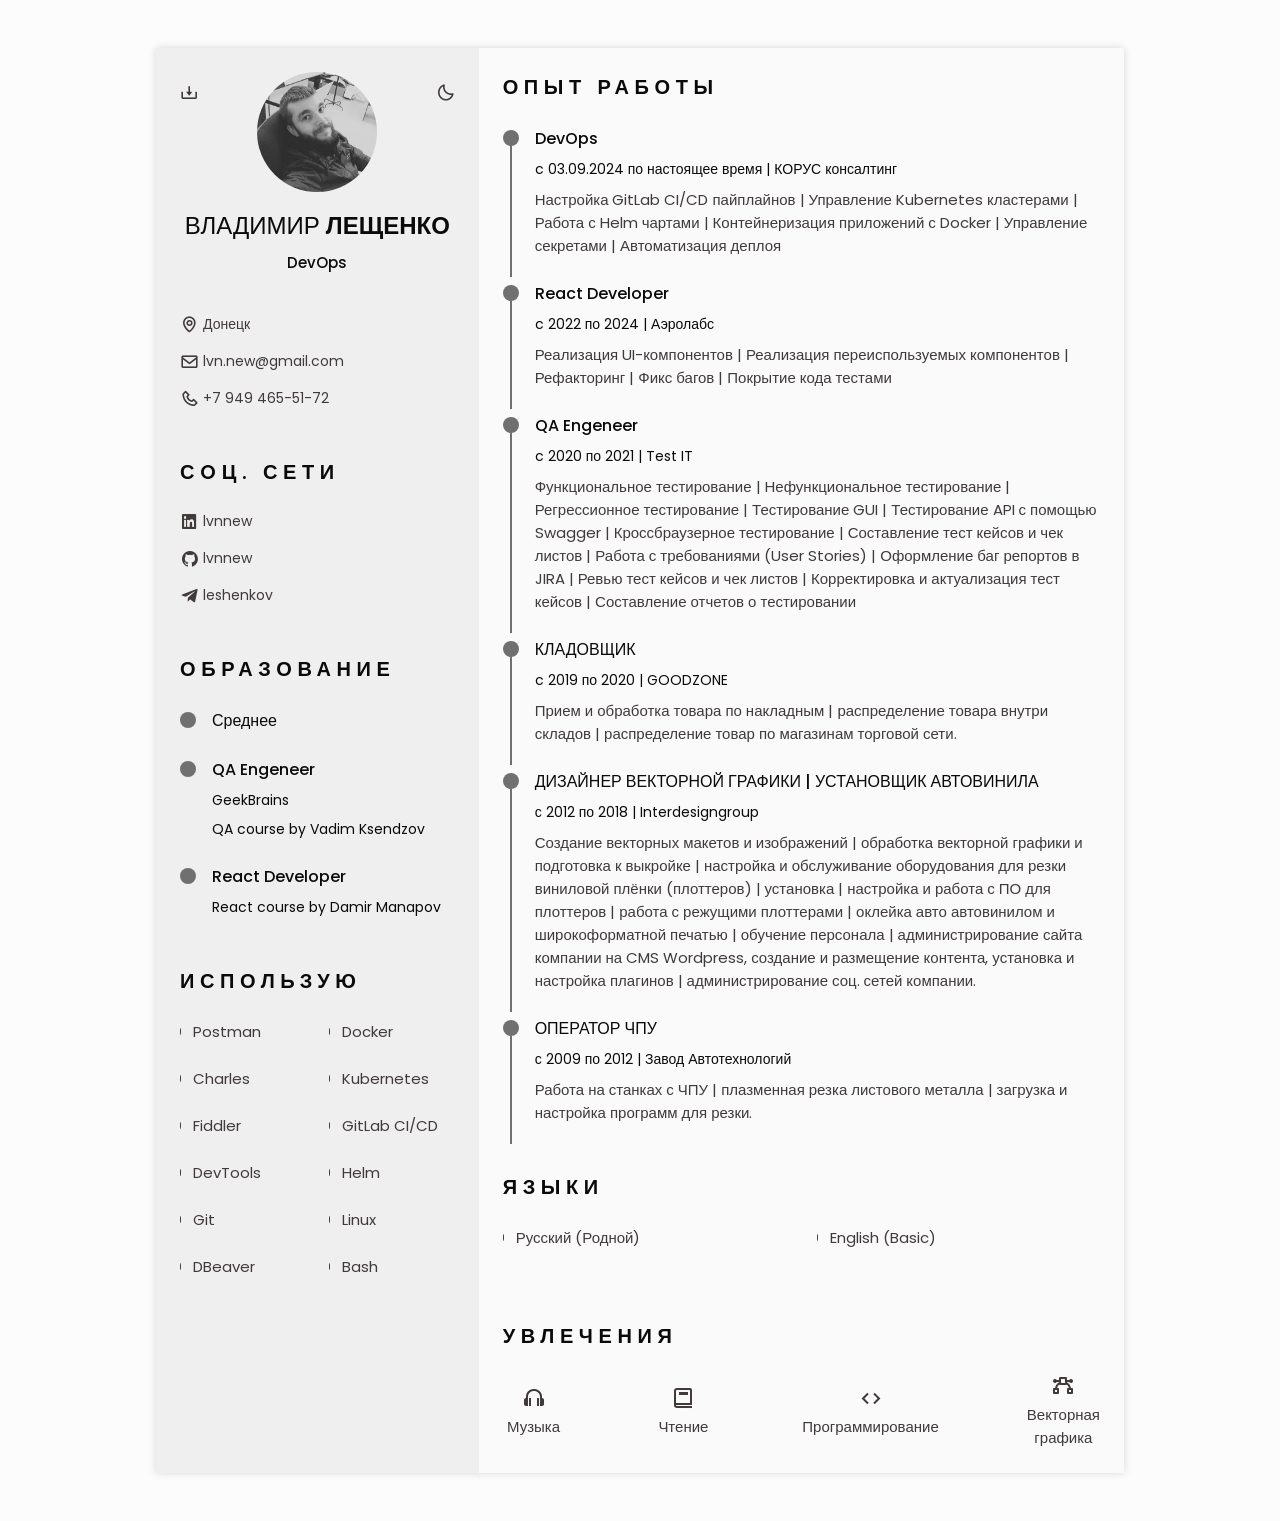
<file: index.html>
<!DOCTYPE html>
<html lang="ru">
  <head>
    <meta charset="UTF-8" />
    <meta name="viewport" content="width=device-width, initial-scale=1.0" />
    <meta name="keywords" content="DevOps, CI/CD, Kubernetes, Docker" />

    <!--========== BOX ICONS ==========-->
    <link
      rel="stylesheet"
      href="https://cdn.jsdelivr.net/npm/boxicons@latest/css/boxicons.min.css"
    />

    <!--========== CSS ==========-->
    <link rel="stylesheet" href="./assets/css/styles.css" />

    <title>Владимир Лещенко - DevOps</title>
  </head>
  <body>
    <!--========== HEADER ==========-->
    <header class="l-header" id="header">
      <nav class="nav bd-container">
        <a href="#" class="nav__logo">Лещенко</a>

        <div class="nav__menu" id="nav-menu">
          <ul class="nav__list">
            <li class="nav__item">
              <a href="#home" class="nav__link active-link">
                <i class="bx bx-home nav__icon"></i>Главная
              </a>
            </li>

            <li class="nav__item">
              <a href="#education" class="nav__link">
                <i class="bx bx-book nav__icon"></i>Образование
              </a>
            </li>

            <li class="nav__item">
              <a href="#skills" class="nav__link">
                <i class="bx bx-receipt nav__icon"></i>Использую
              </a>
            </li>

            <li class="nav__item">
              <a href="#experience" class="nav__link">
                <i class="bx bx-briefcase-alt nav__icon"></i>Опыт работы
              </a>
            </li>
          </ul>
        </div>

        <div class="nav__toggle" id="nav-toggle">
          <i class="bx bx-grid-alt"></i>
        </div>
      </nav>
    </header>

    <main class="l-main bd-container">
      <!-- Все элементы в этом div создаются в формате PDF -->
      <div class="resume" id="area-cv">
        <div class="resume__left">
          <!--========== Главная ==========-->
          <section class="home" id="home">
            <div class="home__container section bd-grid">
              <div class="home__data bd-grid">
                <img src="./assets/img/perfil.jpg" alt="" class="home__img" />

                <h1 class="home__title">ВЛАДИМИР <b>ЛЕЩЕНКО</b></h1>
                <h3 class="home__profession">DevOps</h3>

                <!-- Кнопка для создания и загрузки pdf. -->
                <div>
                  <a
                    download=""
                    href="./assets/pdf//Leshenko-DevOps-Cv.pdf"
                    class="home__button-movil"
                    >Скачать CV</a
                  >
                </div>
              </div>

              <div class="home__address bd-grid">
                <span class="home__information">
                  <i class="bx bx-map home__icon"></i> Донецк
                </span>
                <span class="home__information">
                  <i class="bx bx-envelope home__icon"></i> lvn.new@gmail.com
                </span>
                <span class="home__information">
                  <i class="bx bx-phone home__icon"></i> +7 949 465-51-72
                </span>
              </div>
            </div>
            <!-- Кнопка смены темы -->

            <i
              class="bx bx-moon change-theme"
              title="Theme"
              id="theme-button"
            ></i>

            <!-- Кнопка для создания и загрузки pdf. Для ПК. -->

            <i
              class="bx bx-download generate-pdf"
              title="Generate PDF"
              id="resume-button"
            ></i>
          </section>

          <!--========== Соц. сети ==========-->
          <section class="social section">
            <h2 class="section-title">СOЦ. СЕТИ</h2>

            <div class="social__container bd-grid">
              <a
                href="https://www.linkedin.com/in/lvnnew/"
                target="_blank"
                class="social__link"
              >
                <i class="bx bxl-linkedin-square social__icon"></i> lvnnew
              </a>
              <a
                href="https://github.com/lvnnew"
                target="_blank"
                class="social__link"
              >
                <i class="bx bxl-github social__icon"></i> lvnnew
              </a>
              <a
                href="https://t.me/leshenkov"
                target="_blank"
                class="social__link"
              >
                <i class="bx bxl-telegram social__icon"></i> leshenkov
              </a>
            </div>
          </section>

          <!--========== Образование ==========-->
          <section class="education section" id="education">
            <h2 class="section-title">Образование</h2>

            <div class="education__cantainer bd-grid">
              <div class="education__content">
                <div class="education__time">
                  <span class="education__rounder"></span>
                  <!--<span class="education__line"></span>-->
                </div>

                <div class="education__data bd-grid">
                  <h3 class="education__title">Среднее</h3>
                </div>
              </div>

              <div class="education__content">
                <div class="education__time">
                  <span class="education__rounder"></span>
                </div>

                <div class="education__data bd-grid">
                  <h3 class="education__title">QA Engeneer</h3>
                  <span class="education__studies">GeekBrains</span>
                  <span class="education__studies"
                    >QA course by Vadim Ksendzov</span
                  >
                </div>
              </div>

              <div class="education__content">
                <div class="education__time">
                  <span class="education__rounder"></span>
                </div>

                <div class="education__data bd-grid">
                  <h3 class="education__title">React Developer</h3>
                  <span class="education__studies"
                    >React course by Damir Manapov</span
                  >
                </div>
              </div>
            </div>
          </section>

          <!--========== Скилы  ==========-->
          <section class="skills section" id="skills">
            <h2 class="section-title">Использую</h2>

            <div class="skills__content bd-grid">
              <ul class="skills__data">
                <li class="skills__name">
                  <span class="skills__circle"></span> Postman
                </li>
                <li class="skills__name">
                  <span class="skills__circle"></span> Charles
                </li>
                <li class="skills__name">
                  <span class="skills__circle"></span> Fiddler
                </li>
                <li class="skills__name">
                  <span class="skills__circle"></span> DevTools
                </li>
                <li class="skills__name">
                  <span class="skills__circle"></span> Git
                </li>
                <li class="skills__name">
                  <span class="skills__circle"></span> DBeaver
                </li>
              </ul>

              <ul class="skills__data">
                <li class="skills__name">
                  <span class="skills__circle"></span> Docker
                </li>
                <li class="skills__name">
                  <span class="skills__circle"></span> Kubernetes
                </li>
                <li class="skills__name">
                  <span class="skills__circle"></span> GitLab CI/CD
                </li>
                <li class="skills__name">
                  <span class="skills__circle"></span> Helm
                </li>
                <li class="skills__name">
                  <span class="skills__circle"></span> Linux
                </li>
                <li class="skills__name">
                  <span class="skills__circle"></span> Bash
                </li>
              </ul>
            </div>
          </section>
        </div>

        <div class="resume__right">
          <!--========== Опыт ==========-->
          <section class="experience section" id="experience">
            <h2 class="section-title">ОПЫТ РАБОТЫ</h2>
            <div class="experience__container bd-grid">
              <div class="experience__content">
                <div class="experience__time">
                  <span class="experience__rounder"></span>
                  <span class="experience__line"></span>
                </div>

                <div class="experience__data bd-grid">
                  <h3 class="experience__title">DevOps</h3>
                  <span class="experience__company">c 03.09.2024 по настоящее время | КОРУС консалтинг</span>
                  <p class="experience__description">
                    Настройка GitLab CI/CD пайплайнов | Управление Kubernetes кластерами | Работа с Helm чартами |
                    Контейнеризация приложений с Docker | Управление секретами |
                    Автоматизация деплоя
                  </p>
                </div>
              </div>

              <div class="experience__content">
                <div class="experience__time">
                  <span class="experience__rounder"></span>
                  <span class="experience__line"></span>
                </div>

                <div class="experience__data bd-grid">
                  <h3 class="experience__title">React Developer</h3>
                  <span class="experience__company">c 2022 по 2024 | Аэролабс </span>
                  <p class="experience__description">
                    Реализация UI-компонентов | Реализация переиспользуемых
                    компонентов | Рефакторинг | Фикс багов | Покрытие кода
                    тестами
                  </p>
                </div>
              </div>

              <div class="experience__content">
                <div class="experience__time">
                  <span class="experience__rounder"></span>
                  <span class="experience__line"></span>
                </div>

                <div class="experience__data bd-grid">
                  <h3 class="experience__title">QA Engeneer</h3>
                  <span class="experience__company"
                    >c 2020 по 2021 | Test IT
                  </span>
                  <p class="experience__description">
                    Функциональное тестирование | Нефункциональное тестирование
                    | Регрессионное тестирование | Тестирование GUI |
                    Тестирование API с помощью Swagger | Кроссбраузерное
                    тестирование | Составление тест кейсов и чек листов | Работа
                    с требованиями (User Stories) | Оформление баг репортов в
                    JIRA | Ревью тест кейсов и чек листов | Корректировка и
                    актуализация тест кейсов | Составление отчетов о
                    тестировании
                  </p>
                </div>
              </div>

              <div class="experience__content">
                <div class="experience__time">
                  <span class="experience__rounder"></span>
                  <span class="experience__line"></span>
                </div>

                <div class="experience__data bd-grid">
                  <h3 class="experience__title">КЛАДОВЩИК</h3>
                  <span class="experience__company"
                    >c 2019 по 2020 | GOODZONE</span
                  >
                  <p class="experience__description">
                    Прием и обработка товара по накладным | распределение товара
                    внутри складов | распределение товар по магазинам торговой
                    сети.
                  </p>
                </div>
              </div>

              <div class="experience__content">
                <div class="experience__time">
                  <span class="experience__rounder"></span>
                  <span class="experience__line"></span>
                </div>

                <div class="experience__data bd-grid">
                  <h3 class="experience__title">
                    ДИЗАЙНЕР ВЕКТОРНОЙ ГРАФИКИ | УСТАНОВЩИК АВТОВИНИЛА
                  </h3>
                  <span class="experience__company"
                    >с 2012 по 2018 | Interdesigngroup</span
                  >
                  <p class="experience__description">
                    Создание векторных макетов и изображений | обработка
                    векторной графики и подготовка к выкройке | настройка и
                    обслуживание оборудования для резки виниловой плёнки
                    (плоттеров) | установка | настройка и работа с ПО для
                    плоттеров | работа с режущими плоттерами | оклейка авто
                    автовинилом и широкоформатной печатью | обучение персонала |
                    администрирование сайта компании на CMS Wordpress, создание
                    и размещение контента, установка и настройка плагинов |
                    администрирование соц. сетей компании.
                  </p>
                </div>
              </div>

              <div class="experience__content">
                <div class="experience__time">
                  <span class="experience__rounder"></span>
                  <span class="experience__line"></span>
                </div>

                <div class="experience__data bd-grid">
                  <h3 class="experience__title">ОПЕРАТОР ЧПУ</h3>
                  <span class="experience__company"
                    >с 2009 по 2012 | Завод Автотехнологий</span
                  >
                  <p class="experience__description">
                    Работа на станках с ЧПУ | плазменная резка листового металла
                    | загрузка и настройка программ для резки.
                  </p>
                </div>
              </div>
            </div>
          </section>

          <!--========== Языки ==========-->
          <section class="languages section">
            <h2 class="section-title">Языки</h2>

            <div class="languages__container">
              <ul class="languages__content bd-grid">
                <li class="languages__name">
                  <span class="languages__circle"></span> Русский (Родной)
                </li>

                <li class="languages__name">
                  <span class="languages__circle"></span> English (Basic)
                </li>
              </ul>
            </div>
          </section>

          <!--========== Интересы ==========-->
          <section class="interests section">
            <h2 class="section-title">Увлечения</h2>

            <div class="interests__container bd-grid">
              <div class="interests__content">
                <i class="bx bx-headphone interests__icon"></i>
                <span class="interests__name">Музыка</span>
              </div>

              <div class="interests__content">
                <i class="bx bx-book interests__icon"></i>
                <span class="interests__name">Чтение</span>
              </div>

              <div class="interests__content">
                <i class="bx bx-code interests__icon"></i>
                <span class="interests__name">Программирование</span>
              </div>

              <div class="interests__content">
                <i class="bx bx-vector interests__icon"></i>
                <span class="interests__name">Векторная графика</span>
              </div>
            </div>
          </section>
        </div>
      </div>
    </main>

    <!--========== Прокрутка наверх ==========-->

    <a href="#" class="scrolltop" id="scroll-top">
      <i class="bx bxs-chevron-up scrolltop__icon"></i>
    </a>

    <!--========== HTML2PDF ==========-->
    <script src="./assets/js/html2pdf.bundle.min.js"></script>

    <!--========== MAIN JS ==========-->
    <script src="./assets/js/main.js"></script>
  </body>
</html>
</file>
<file: assets/css/styles.css>
/*===== GOOGLE Шрифты =====*/
@import url('https://fonts.googleapis.com/css2?family=Poppins:wght@400;500;600&display=swap');

/*===== Переменные CSS =====*/
:root {
  --header-height: 3rem;
  
  /*========== Цвета ==========*/
  --title-color: #0B0A0A;
  --text-color: #403A3A;
  --text-color-light: #707070;
  --container-color: #FAFAFA;
  --container-color-alt: #F0EFEF;
  --body-color: #FCFCFC;

  /*========== Шрифты и типография ==========*/
  --body-font: 'Poppins', sans-serif;
  --h1-font-size: 1.5rem;
  --h2-font-size: 1.25rem;
  --h3-font-size: 1rem;
  --normal-font-size: .938rem;
  --small-font-size: .875rem;
  --smaller-font-size: .813rem;

  /*========== Толщина шрифта ==========*/
  --font-medium: 500;
  --font-semi-bold: 600;

  /*========== Margenes внешние отступы ==========*/
  --mb-1: .5rem;
  --mb-2: 1rem;
  --mb-3: 1.5rem;

  /*========== z index перекрытие ==========*/
  --z-tooltip: 10;
  --z-fixed: 100;
}

/*========== Базовые стили ==========*/

*,::before,::after{
  box-sizing: border-box;
}

html{
  scroll-behavior: smooth;
}

/*========== Переменные тёмной темы ==========*/

body.dark-theme{
  --title-color: #f2f2f2;
  --text-color: #bfbfbf;
  --container-color: #212121;
  --container-color-alt: #181616;
  --body-color: #2b2b2b;
}

/*========== Кнопки тёмные/светлые ==========*/

.change-theme{
  position: absolute;
  right: 0;
  top: 2.2rem;
  display: flex;
  color: var(--text-color);
  font-size: 1.2rem;
  cursor: pointer;
}

.change-theme:hover{
  color: var(--title-color);
}

/*========== Переменные размера шрифта для масштабирования cv ==========*/

body.scale-cv{
  --h1-font-size: .938rem;
  --h2-font-size: .938rem;
  --h3-font-size: .875rem;
  --normal-font-size: .813rem;
  --small-font-size: .75rem;
  --smaller-font-size: .688rem;
}

/*========== Кнопка генерации PDF ==========*/

.generate-pdf{
  display: none; 
  position: absolute;
  top: 2.2rem;
  left: 0;
  font-size: 1.2rem;
  color: var(--text-color);
  cursor: pointer;
}

.generate-pdf:hover{
  color: var(--title-color);
}

/*========== Модифицированные классы для уменьшения размера и печати на листе A4 ==========*/
.scale-cv .change-theme,
.scale-cv .generate-pdf{
  display: none;
}

.scale-cv .bd-container{
  max-width: 595px;
}

.scale-cv .section{
  margin-top: -.7rem;
  padding: 1.5rem 0 .80rem;
}

.scale-cv .section-title{
  margin-bottom: .75rem;
}

.scale-cv .resume__left,
.scale-cv .resume__right{
  padding: 0 1rem;
}

.scale-cv .home__img{
  width: 90px;
  height: 90px;
}

.scale-cv .home__container{
  gap: 1.5rem;
}

.scale-cv .home__data{
  gap: .25rem;
}

.scale-cv .home__address,
.scale-cv .social__container{
  gap: .75rem;
}

.scale-cv .home__icon,
.scale-cv .social__icon,
.scale-cv .interests__icon{
  font-size: 1rem;
}

.scale-cv .education__cantainer,
.scale-cv .experience__container,
.scale-cv .certificate__container{
  gap: 1rem;
}

.scale-cv .education__time,
.scale-cv .experience__time{
  padding-right: .5rem;
}

.scale-cv .education__rounder,
.scale-cv .experience__rounder{
  width: 11px;
  height: 11px;
  margin-top: .22rem;
}

.scale-cv .education__line,
.scale-cv .experience__line{
  width: 1px;
  height: 100%;
  transform: translate(5px, 0);
}

.scale-cv .education__data,
.scale-cv .experience__data{
  gap: .25rem;
}

.scale-cv .skills__name{
  margin-bottom: var(--mb-1);
}

.scale-cv .interests__container{
  grid-template-columns: repeat(4, .5fr);
  column-gap: 2.5rem;
}

/*========== Базовые стили ==========*/

body{
  margin: 0 0 var(--header-height) 0;
  padding: 0;
  font-family: var(--body-font);
  font-size: var(--normal-font-size);
  background-color: var(--body-color);
  color: var(--text-color);
}

h1,h2,h3,ul,p{
  margin: 0;
}

h1,h2,h3{
  color: var(--title-color);
  font-weight: var(--font-medium);
}

ul{
  padding: 0;
  list-style: none;
}

a{
  text-decoration: none;
}

img{
  max-width: 100%;
  height: auto;
}

/*========== Стили CSS ==========*/

.section{
  padding: 1.5rem 0;
}

.section-title{
  font-size: var(--h2-font-size);
  color: var(--title-color);
  font-weight: var(--font-semi-bold);
  text-transform: uppercase;
  letter-spacing: .35rem;
  text-align: center;
  margin-bottom: var(--mb-3);
}

/*========== Макет ==========*/

.bd-container{
  max-width: 968px;
  width: calc(100% - 3rem);
  margin-left: var(--mb-3);
  margin-right: var(--mb-3);
}

.bd-grid{
  display: grid;
  gap: 1.5rem;
}

.l-header{
  width: 100%;
  position: fixed;
  bottom: 0;
  left: 0;
  z-index: var(--z-fixed);
  background-color: var(--body-color);
  box-shadow: 0 -1px 4px rgba(0, 0, 0, .1);
  transition: .3s;
}

/*========== Навигация ==========*/

.nav{
  height: var(--header-height);
  display: flex;
  justify-content: space-between;
  align-items: center;
}

@media screen and (max-width: 968px){
  .nav__menu{
    position: fixed;
    bottom: -100%;
    left: 0;
    width: 100%;
    padding: 2rem 1.5rem;
    background-color: var(--body-color);
    box-shadow: 0 1px 4px rgba(0, 0, 0, .1);
    border-radius: 1rem 1rem 0 0;
    z-index: var(--z-fixed);
    transition: .3s;
  }
}

.nav__logo,
.nav__toggle{
  color: var(--title-color);
  font-weight: var(--font-medium);
}

.nav__toggle{
  font-size: 1.2rem;
  cursor: pointer;
}

.nav__item{
  text-align: center;
}

.nav__list{
  display: grid;
  grid-template-columns: repeat(3, 1fr);
  gap: 2rem;
}

.nav__link{
  display: flex;
  flex-direction: column;
  font-size: var(--smaller-font-size);
  color: var(--text-color-light);
  font-weight: var(--font-medium);
}

.nav__link:hover{
  color: var(--title-color);
}

.nav__icon{
  font-size: 1.2rem;
  margin-bottom: var(--mb-1);
}

/* Показать меню */

.show-menu{
  bottom: var(--header-height);
}

/* Цвет активной ссылки */

.active-link{
  color: var(--title-color);
}

/*========== Главная ==========*/

.home{
  position: relative;
}

.home__container{
  gap: 3rem;
}

.home__data{
  gap: .5rem;
  text-align: center;
}

.home__img{
  width: 120px;
  height: 120px;
  border-radius: 50%;
  justify-self: center;
  margin-bottom: var(--mb-1);
}

.home__title{
  font-size: var(--h1-font-size);
}

.home__profession{
  font-size: var(--normal-font-size);
  margin-bottom: var(--mb-1);
}

.home__address{
  gap: 1rem;
}

.home__information{
  display: flex;
  align-items: center;
  font-size: var(--small-font-size);
}

.home__icon{
  font-size: 1.2rem;
  margin-right: .25rem;
}

.home__button-movil{
  display: inline-block;
  border: 2px solid var(--text-color);
  color: var(--title-color);
  padding: 1rem 2rem;
  border-radius: .25rem;
  transition: .3s;
  font-weight: var(--font-medium);
  margin-top: var(--mb-3);
}

.home__button-movil:hover{
  background-color: var(--text-color);
  color: var(--container-color);
}

/*========== Соц. сети ==========*/

.social__container{
  grid-template-columns: max-content;
  gap: 1rem;
}

.social__link{
  display: inline-flex;
  align-items: center;
  font-size: var(--small-font-size);
  color: var(--text-color);
}

.social__link:hover{
  color: var(--title-color);
}

.social__icon{
  font-size: 1.2rem;
  margin-right: .25rem;
}


/*========== Образование и опыт ==========*/

.education__content,
.experience__content{
  display: flex;
}

.education__time,
.experience__time{
  padding-right: 1rem;
}

.education__rounder,
.experience__rounder{
  position: relative;
  display: block;
  width: 16px;
  height: 16px;
  background-color: var(--text-color-light);
  border-radius: 50%;
  margin-top: .25rem;
}

.education__line,
.experience__line{
  display: block;
  width: 2px;
  height: 100%;
  background-color: var(--text-color-light);
  transform: translate(7px, 0);
}

.education__data,
.experience__data{
  gap: .5rem;
}

.education__title,
.experience__title{
  font-size: var(--h3-font-size);
}

.education__studies,
.experience__company{
  font-size: var(--small-font-size);
  color: var(--title-color);
}

.education__year{
  font-size: var(--smaller-font-size);
}

/*========== Скилы и языки ==========*/

.skills__content,
.languages__content{
  grid-template-columns: repeat(2, 1fr);
}

.languages__content{
  gap: 0;
}

.skills__name,
.languages__name{
  display: flex;
  align-items: center;
  margin-bottom: var(--mb-3);
}

.skills__circle,
.languages__circle{
  display: inline-block;
  width: 1px;
  height: 7px;
  background-color: var(--text-color);
  border-radius: 50%;
  margin-right: .75rem;
}

/*========== Курсы ==========*/

.certificate__title{
  font-size: var(--h3-font-size);
}

/*========== Интересы ==========*/

.interests__container{
  grid-template-columns: repeat(4, 1fr);
  margin-top: var(--mb-2);
}

.interests__content{
  display: flex;
  flex-direction: column;
  justify-content: center;
  align-items: center;
}

.interests__icon{
  font-size: 1.5rem;
  color: var(--text-color);
  margin-bottom: .25rem;
}
.interests__name{
  text-align: center;
}

/* Прокрутка наверх */

.scrolltop{
  position: fixed;
  right: 1rem;
  bottom: -20%;
  display: flex;
  justify-content: center;
  align-items: center;
  padding: .3rem;
  background-color: var(--container-color-alt);
  border-radius: .4rem;
  z-index: var(--z-tooltip);
  transition: .4s;
  visibility: hidden;
}

.scrolltop__icon{
  font-size: 1.2rem;
  color: var(--text-color);
}

.show-scroll{
  visibility: visible;
  bottom: 5rem;
}

/*========== Медиазапросы ==========*/

/* Для очень маленьких экранов меню в два столбца */

@media screen and (max-width: 320px){
  .nav__list{
    grid-template-columns: repeat(2, 1fr);
    gap: 1rem .5rem;
  }
}

/* Модифицированные классы для большого размера экрана */

@media screen and (min-width: 968px){
  body{
    margin: 3rem 0;
  }

  .bd-container{
    margin-left: auto;
    margin-right: auto;
  }

  .l-header,
  .scrolltop{
    display: none;
  }

  .resume{
    display: grid;
    grid-template-columns: .5fr 1fr;
    background-color: var(--container-color);
    box-shadow: 0 0 8px rgba(13, 12, 12, .15);
  }

  .resume__left{
    background-color: var(--container-color-alt);
  }

  .resume__left,
  .resume__right{
    padding: 0 1.5rem;
  }


  .generate-pdf{
    display: inline-block;
  }

  .section-title{
    text-align: initial;
  }

  .home__container{
    gap: 1.5rem;
  }

  .home__button-movil{
    display: none;
  }

  .education__line,
  .experience__line{
    display: block;
    width: 2px;
    height: 100%;
    background-color: var(--text-color-light);
    transform: translate(7px, 0);
  }

  .languages__content{
    grid-template-columns: repeat(2, 1fr);
    column-gap: 2rem;
  }

  .interests__container{
    grid-template-columns: repeat(4, 1fr);
    column-gap: 5.5rem;
  }
}
</file>
